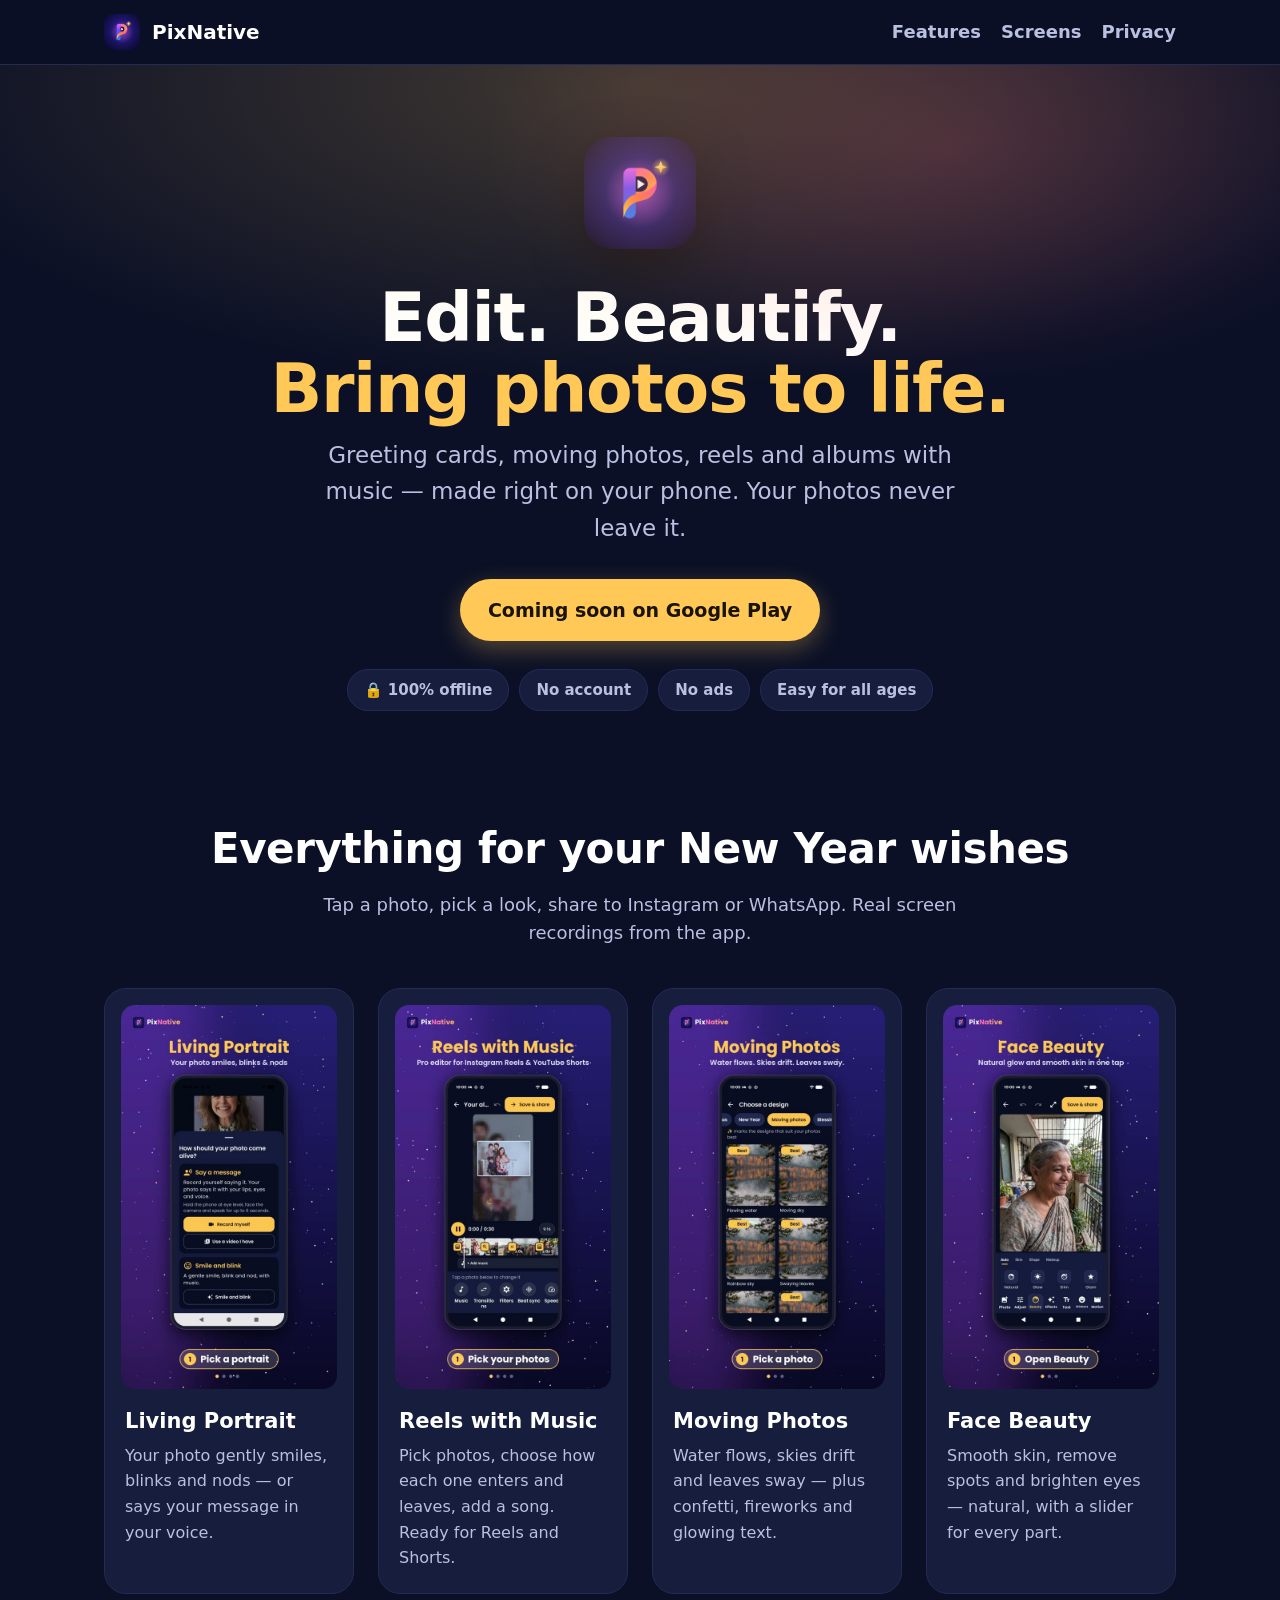
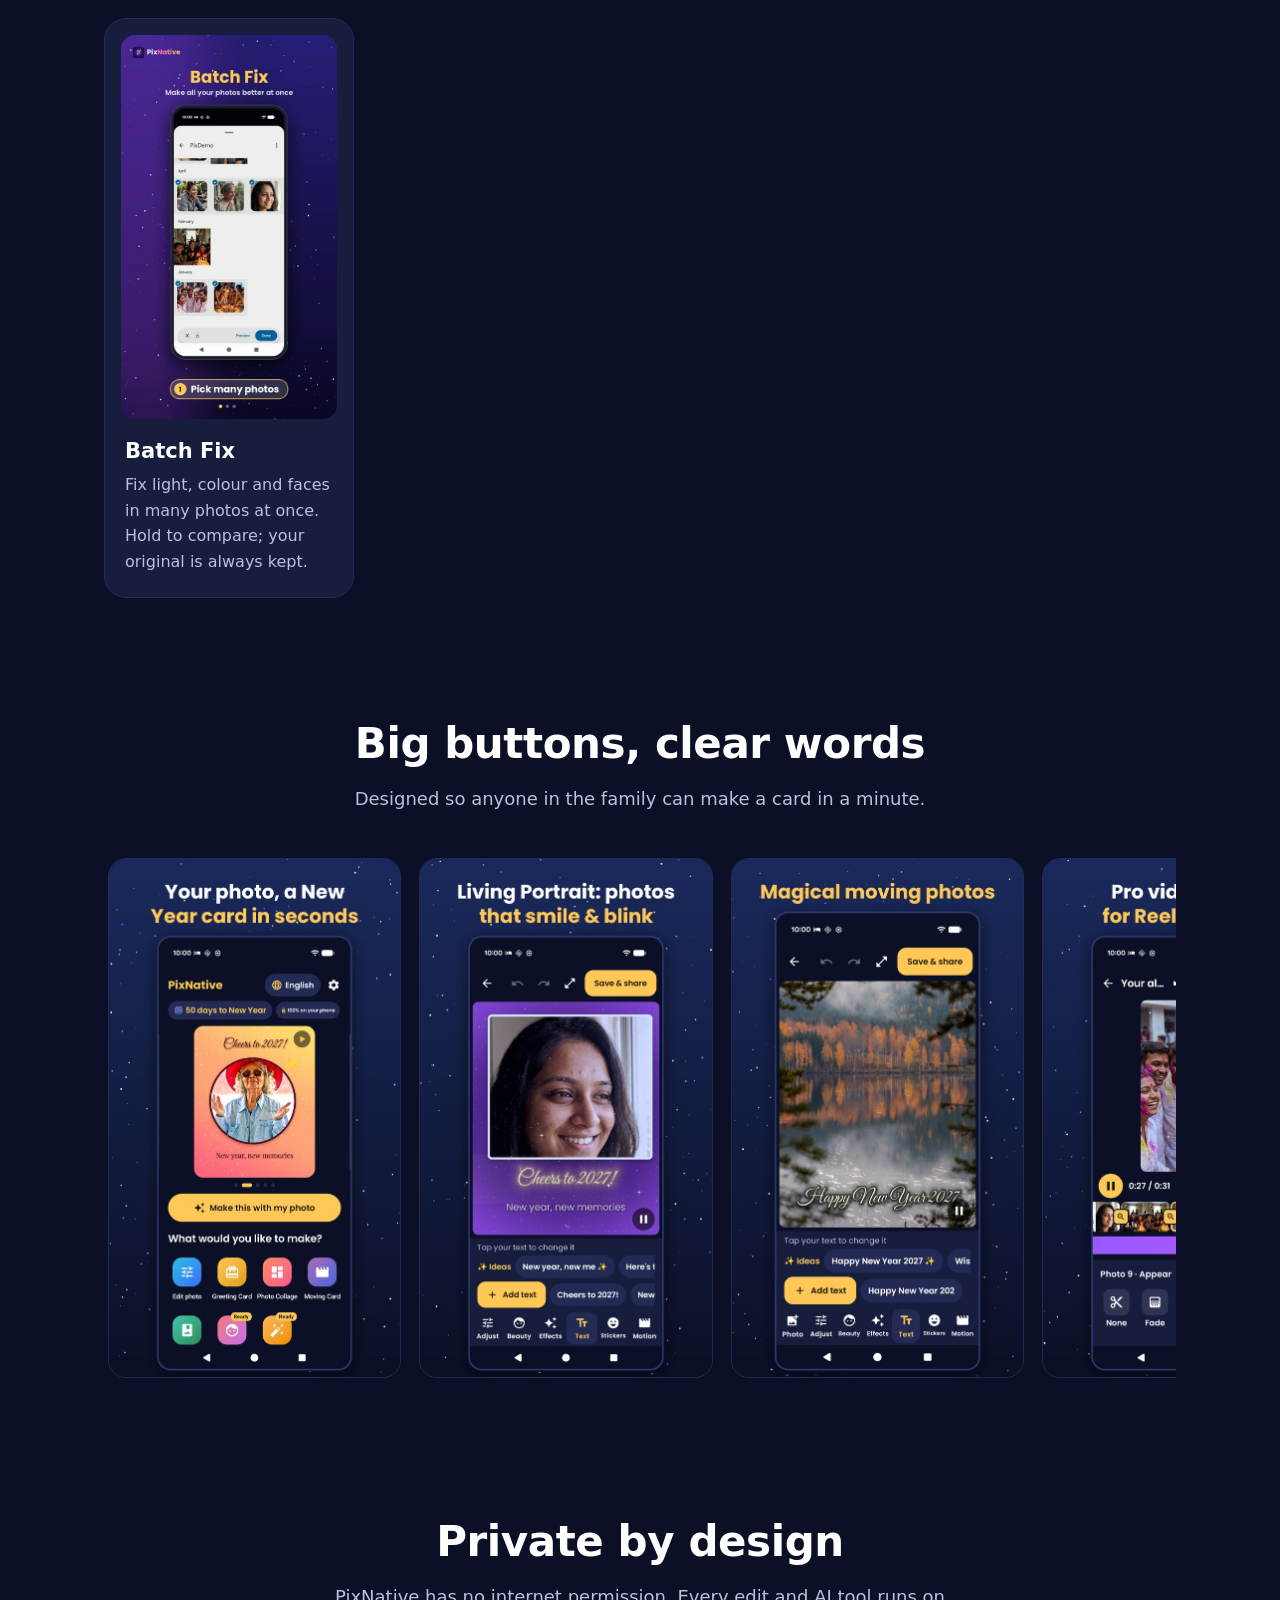
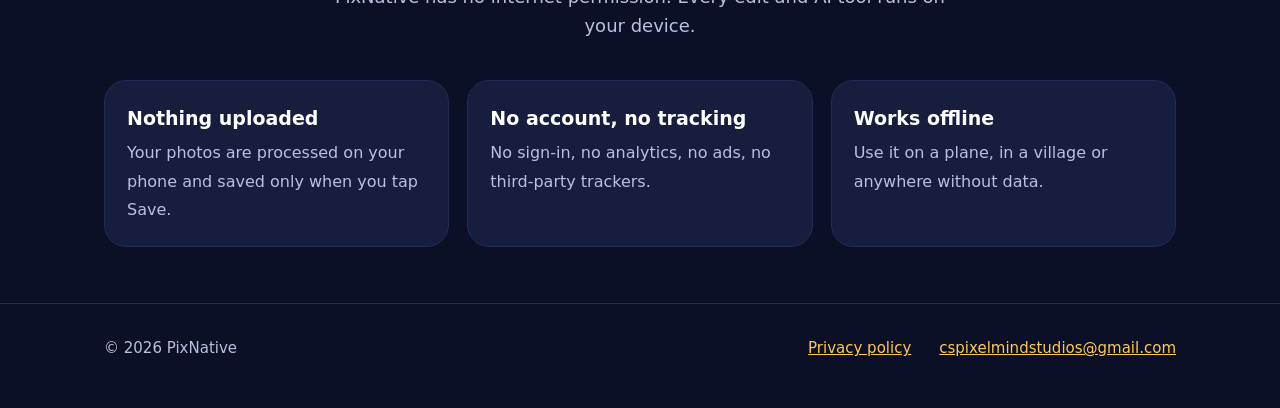
<file: index.html>
<!doctype html>
<html lang="en">
<head>
  <meta charset="utf-8">
  <meta name="viewport" content="width=device-width, initial-scale=1">
  <title>PixNative: Photo Edit &amp; Motion</title>
  <meta name="description" content="Beautify photos, make them move and create New Year cards. 100% offline: your photos never leave your phone.">
  <meta property="og:title" content="PixNative: Photo Edit &amp; Motion">
  <meta property="og:description" content="Beautify photos, make them move and create New Year cards. 100% offline.">
  <meta property="og:image" content="assets/feature_graphic.png">
  <meta name="theme-color" content="#0b1026">
  <link rel="icon" href="assets/icon.png">
  <link rel="stylesheet" href="style.css">
</head>
<body>
  <header class="top">
    <div class="wrap">
      <img src="assets/icon.png" alt="">
      <a class="brand" href="./">PixNative</a>
      <nav>
        <a class="hide-sm" href="#features">Features</a>
        <a class="hide-sm" href="#screens">Screens</a>
        <a href="privacy.html">Privacy</a>
      </nav>
    </div>
  </header>

  <main>
    <div class="hero">
      <div class="wrap">
        <img class="icon" src="assets/icon.png" alt="PixNative app icon">
        <h1>Edit. Beautify.<br><span>Bring photos to life.</span></h1>
        <p class="lead">Greeting cards, moving photos, reels and albums with music — made right on your phone. Your photos never leave it.</p>
        <span class="cta soon" id="play">Coming soon on Google Play</span>
        <div class="chips">
          <span class="chip">🔒 100% offline</span>
          <span class="chip">No account</span>
          <span class="chip">No ads</span>
          <span class="chip">Easy for all ages</span>
        </div>
      </div>
    </div>

    <section id="features">
      <div class="wrap">
        <h2>Everything for your New Year wishes</h2>
        <p class="sub">Tap a photo, pick a look, share to Instagram or WhatsApp. Real screen recordings from the app.</p>
        <div class="features">
          <div class="feature">
            <video src="assets/living.mp4" poster="assets/living.jpg" muted loop playsinline preload="none"></video>
            <h3>Living Portrait</h3>
            <p>Your photo gently smiles, blinks and nods — or says your message in your voice.</p>
          </div>
          <div class="feature">
            <video src="assets/reels.mp4" poster="assets/reels.jpg" muted loop playsinline preload="none"></video>
            <h3>Reels with Music</h3>
            <p>Pick photos, choose how each one enters and leaves, add a song. Ready for Reels and Shorts.</p>
          </div>
          <div class="feature">
            <video src="assets/motion.mp4" poster="assets/motion.jpg" muted loop playsinline preload="none"></video>
            <h3>Moving Photos</h3>
            <p>Water flows, skies drift and leaves sway — plus confetti, fireworks and glowing text.</p>
          </div>
          <div class="feature">
            <video src="assets/beauty.mp4" poster="assets/beauty.jpg" muted loop playsinline preload="none"></video>
            <h3>Face Beauty</h3>
            <p>Smooth skin, remove spots and brighten eyes — natural, with a slider for every part.</p>
          </div>
          <div class="feature">
            <video src="assets/batchfix.mp4" poster="assets/batchfix.jpg" muted loop playsinline preload="none"></video>
            <h3>Batch Fix</h3>
            <p>Fix light, colour and faces in many photos at once. Hold to compare; your original is always kept.</p>
          </div>
        </div>
      </div>
    </section>

    <section id="screens">
      <div class="wrap">
        <h2>Big buttons, clear words</h2>
        <p class="sub">Designed so anyone in the family can make a card in a minute.</p>
        <div class="shots">
          <!-- SHOTS -->
          <img src="assets/shot01.jpg" alt="PixNative screen 1" loading="lazy" width="585" height="1040">
          <img src="assets/shot02.jpg" alt="PixNative screen 2" loading="lazy" width="585" height="1040">
          <img src="assets/shot03.jpg" alt="PixNative screen 3" loading="lazy" width="585" height="1040">
          <img src="assets/shot04.jpg" alt="PixNative screen 4" loading="lazy" width="585" height="1040">
          <img src="assets/shot05.jpg" alt="PixNative screen 5" loading="lazy" width="585" height="1040">
          <img src="assets/shot06.jpg" alt="PixNative screen 6" loading="lazy" width="585" height="1040">
          <img src="assets/shot07.jpg" alt="PixNative screen 7" loading="lazy" width="585" height="1040">
          <img src="assets/shot08.jpg" alt="PixNative screen 8" loading="lazy" width="585" height="1040">
          <!-- /SHOTS -->
        </div>
      </div>
    </section>

    <section>
      <div class="wrap">
        <h2>Private by design</h2>
        <p class="sub">PixNative has no internet permission. Every edit and AI tool runs on your device.</p>
        <div class="private">
          <div><b>Nothing uploaded</b><span>Your photos are processed on your phone and saved only when you tap Save.</span></div>
          <div><b>No account, no tracking</b><span>No sign-in, no analytics, no ads, no third-party trackers.</span></div>
          <div><b>Works offline</b><span>Use it on a plane, in a village or anywhere without data.</span></div>
        </div>
      </div>
    </section>
  </main>

  <footer>
    <div class="wrap">
      <span class="grow">© 2026 PixNative</span>
      <a href="privacy.html">Privacy policy</a>
      <a href="mailto:cspixelmindstudios@gmail.com">cspixelmindstudios@gmail.com</a>
    </div>
  </footer>

  <script>
    // Play each clip only while it is on screen, to save data and battery.
    const io = new IntersectionObserver(es => es.forEach(e => {
      const v = e.target;
      if (e.isIntersecting) { v.preload = "auto"; v.play().catch(() => {}); } else v.pause();
    }), { threshold: 0.35 });
    document.querySelectorAll("video").forEach(v => io.observe(v));
  </script>
</body>
</html>
</file>
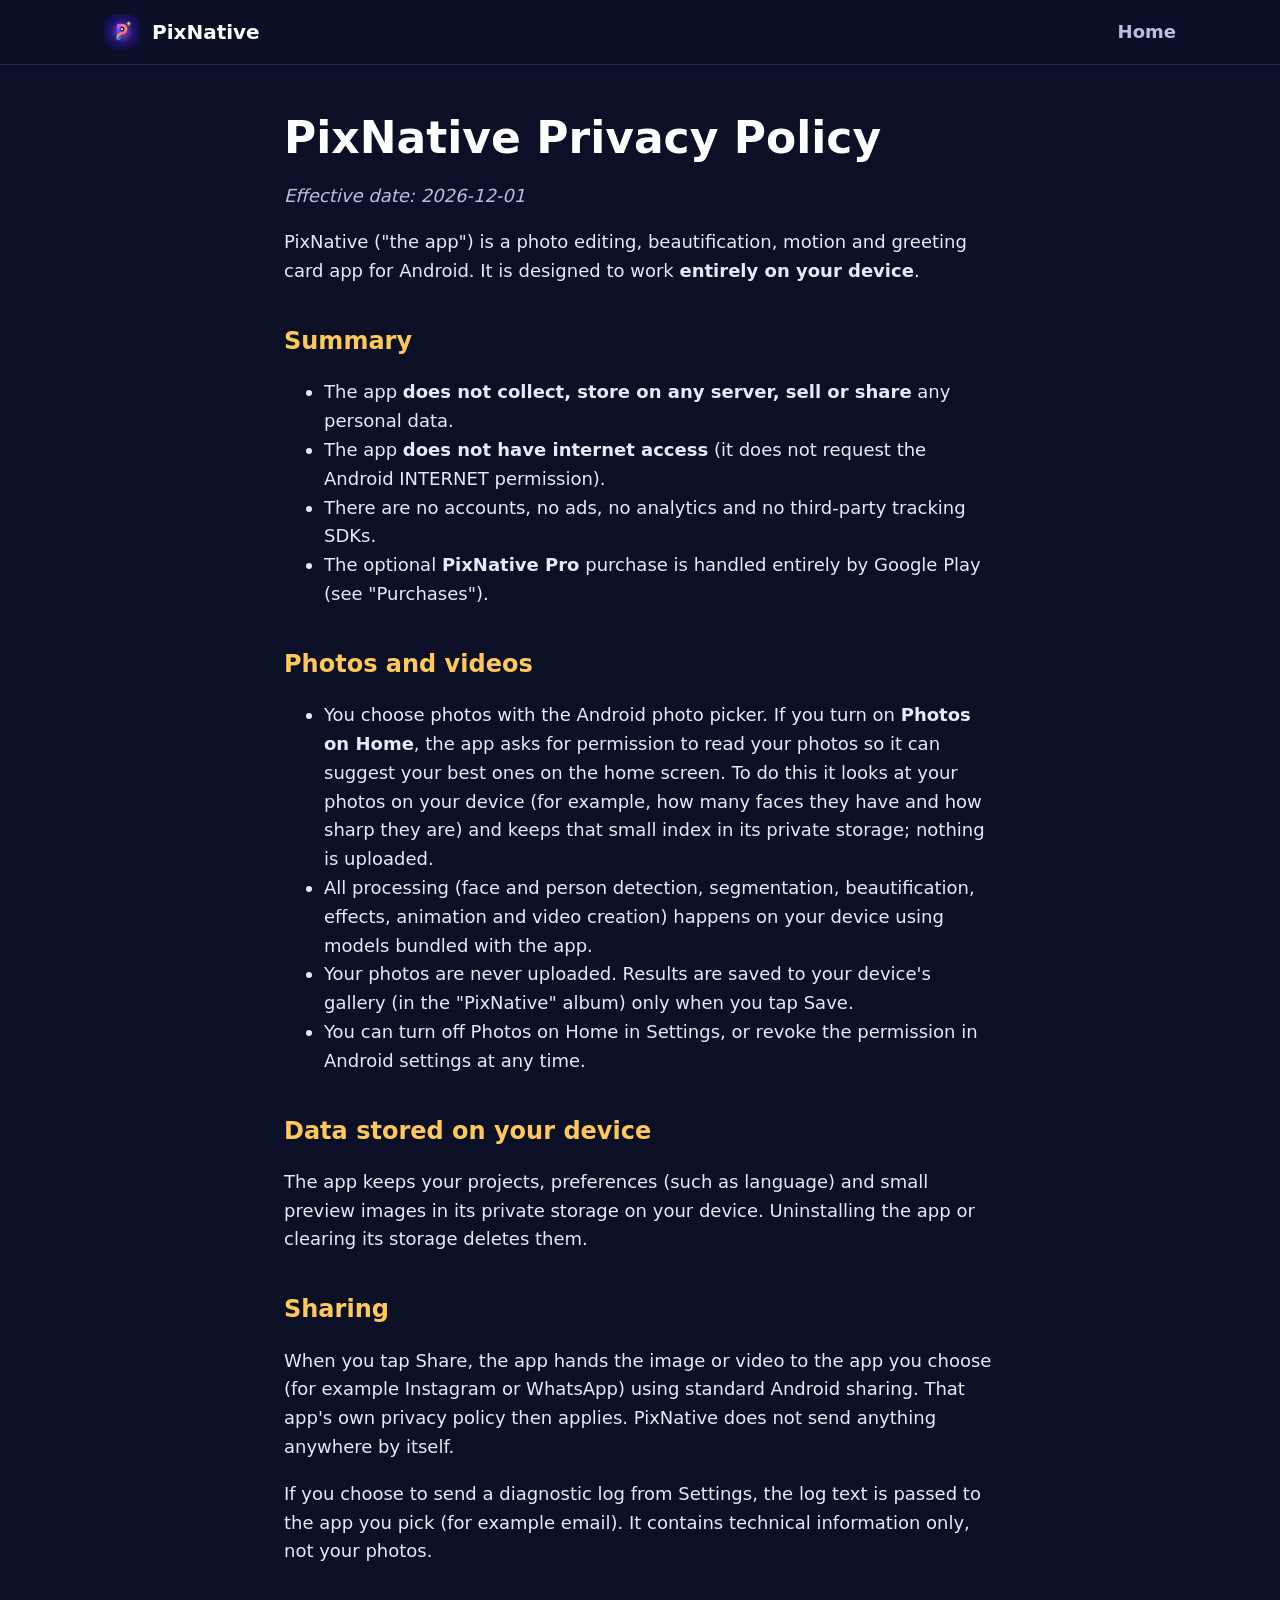
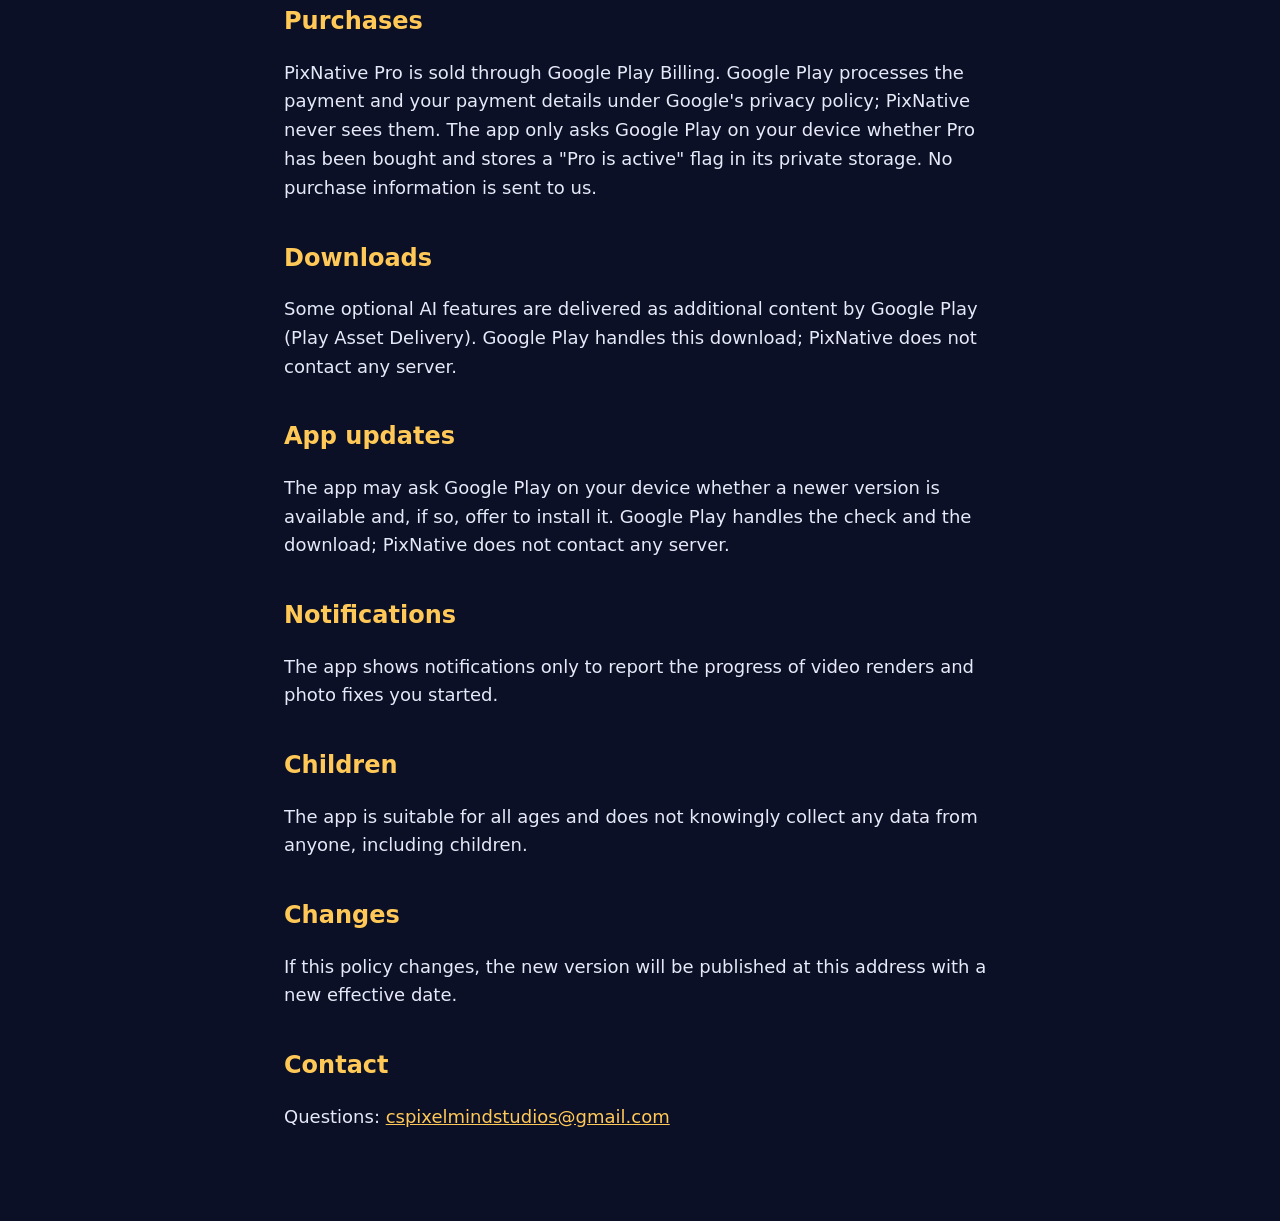
<file: privacy.html>
<!doctype html>
<html lang="en">
<head>
  <meta charset="utf-8">
  <meta name="viewport" content="width=device-width, initial-scale=1">
  <title>PixNative Privacy Policy</title>
  <meta name="theme-color" content="#0b1026">
  <link rel="icon" href="assets/icon.png">
  <link rel="stylesheet" href="style.css">
</head>
<body>
  <header class="top">
    <div class="wrap">
      <img src="assets/icon.png" alt="">
      <a class="brand" href="./">PixNative</a>
      <nav><a href="./">Home</a></nav>
    </div>
  </header>
  <main class="doc">
<h1>PixNative Privacy Policy</h1>
<p><em>Effective date: 2026-12-01</em></p>
<p>PixNative ("the app") is a photo editing, beautification, motion and greeting card app for Android. It is designed to work <strong>entirely on your device</strong>.</p>
<h2>Summary</h2>
<ul>
<li>The app <strong>does not collect, store on any server, sell or share</strong> any personal data.</li>
<li>The app <strong>does not have internet access</strong> (it does not request the Android INTERNET permission).</li>
<li>There are no accounts, no ads, no analytics and no third-party tracking SDKs.</li>
<li>The optional <strong>PixNative Pro</strong> purchase is handled entirely by Google Play (see "Purchases").</li>
</ul>
<h2>Photos and videos</h2>
<ul>
<li>You choose photos with the Android photo picker. If you turn on <strong>Photos on Home</strong>, the app asks for permission to read your photos so it can suggest your best ones on the home screen. To do this it looks at your photos on your device (for example, how many faces they have and how sharp they are) and keeps that small index in its private storage; nothing is uploaded.</li>
<li>All processing (face and person detection, segmentation, beautification, effects, animation and video creation) happens on your device using models bundled with the app.</li>
<li>Your photos are never uploaded. Results are saved to your device's gallery (in the "PixNative" album) only when you tap Save.</li>
<li>You can turn off Photos on Home in Settings, or revoke the permission in Android settings at any time.</li>
</ul>
<h2>Data stored on your device</h2>
<p>The app keeps your projects, preferences (such as language) and small preview images in its private storage on your device. Uninstalling the app or clearing its storage deletes them.</p>
<h2>Sharing</h2>
<p>When you tap Share, the app hands the image or video to the app you choose (for example Instagram or WhatsApp) using standard Android sharing. That app's own privacy policy then applies. PixNative does not send anything anywhere by itself.</p>
<p>If you choose to send a diagnostic log from Settings, the log text is passed to the app you pick (for example email). It contains technical information only, not your photos.</p>
<h2>Purchases</h2>
<p>PixNative Pro is sold through Google Play Billing. Google Play processes the payment and your payment details under Google's privacy policy; PixNative never sees them. The app only asks Google Play on your device whether Pro has been bought and stores a "Pro is active" flag in its private storage. No purchase information is sent to us.</p>
<h2>Downloads</h2>
<p>Some optional AI features are delivered as additional content by Google Play (Play Asset Delivery). Google Play handles this download; PixNative does not contact any server.</p>
<h2>App updates</h2>
<p>The app may ask Google Play on your device whether a newer version is available and, if so, offer to install it. Google Play handles the check and the download; PixNative does not contact any server.</p>
<h2>Notifications</h2>
<p>The app shows notifications only to report the progress of video renders and photo fixes you started.</p>
<h2>Children</h2>
<p>The app is suitable for all ages and does not knowingly collect any data from anyone, including children.</p>
<h2>Changes</h2>
<p>If this policy changes, the new version will be published at this address with a new effective date.</p>
<h2>Contact</h2>
<p>Questions: <a href="mailto:cspixelmindstudios@gmail.com">cspixelmindstudios@gmail.com</a></p>
  </main>
  <!-- Generated by tools/build_site.py from docs/release/PRIVACY_POLICY.md; edit that file, not this one. -->
</body>
</html>
</file>
<file: style.css>
:root {
  --night: #0b1026;
  --raised: #161d3d;
  --high: #232b55;
  --gold: #ffc857;
  --gold-deep: #e09f1f;
  --rose: #ff5a8a;
  --ink: #1a1300;
  --muted: #b9c0e0;
  --radius: 22px;
}

* { box-sizing: border-box; }

html { scroll-behavior: smooth; }

body {
  margin: 0;
  background: var(--night);
  color: #fff;
  font: 18px/1.6 system-ui, -apple-system, "Segoe UI", Roboto, "Noto Sans", sans-serif;
  -webkit-font-smoothing: antialiased;
}

a { color: var(--gold); }

.wrap { max-width: 1120px; margin: 0 auto; padding: 0 24px; }

header.top {
  position: sticky; top: 0; z-index: 10;
  background: rgba(11, 16, 38, .85);
  backdrop-filter: blur(12px);
  border-bottom: 1px solid var(--high);
}
header.top .wrap { display: flex; align-items: center; gap: 12px; height: 64px; }
header.top img { width: 36px; height: 36px; border-radius: 9px; }
header.top .brand { font-weight: 800; font-size: 20px; color: #fff; text-decoration: none; }
header.top nav { margin-left: auto; display: flex; gap: 20px; }
header.top nav a { color: var(--muted); text-decoration: none; font-weight: 600; }
header.top nav a:hover { color: #fff; }

.hero { padding: 72px 0 48px; text-align: center; position: relative; overflow: hidden; }
.hero::before {
  content: ""; position: absolute; inset: -40% -10% auto; height: 600px;
  background: radial-gradient(closest-side, rgba(255, 200, 87, .22), transparent),
              radial-gradient(closest-side at 70% 60%, rgba(255, 90, 138, .18), transparent);
  pointer-events: none;
}
.hero .icon { width: 112px; height: 112px; border-radius: 28px; box-shadow: 0 16px 48px rgba(0, 0, 0, .5); }
.hero h1 { font-size: clamp(40px, 7vw, 68px); line-height: 1.05; margin: 24px 0 12px; letter-spacing: -.02em; }
.hero h1 span { color: var(--gold); }
.hero p.lead { font-size: clamp(19px, 2.4vw, 23px); color: var(--muted); max-width: 680px; margin: 0 auto 32px; }

.cta { display: inline-flex; align-items: center; gap: 10px; padding: 16px 28px; border-radius: 999px;
  background: var(--gold); color: var(--ink); font-weight: 800; font-size: 19px; text-decoration: none;
  box-shadow: 0 8px 24px rgba(255, 200, 87, .3); }
.cta.soon { cursor: default; }
.chips { display: flex; flex-wrap: wrap; justify-content: center; gap: 10px; margin-top: 28px; }
.chip { padding: 8px 16px; border-radius: 999px; background: var(--raised); border: 1px solid var(--high);
  color: var(--muted); font-size: 15px; font-weight: 600; }

section { padding: 56px 0; }
section h2 { font-size: clamp(30px, 4.5vw, 42px); margin: 0 0 8px; text-align: center; letter-spacing: -.01em; }
section p.sub { text-align: center; color: var(--muted); margin: 0 auto 40px; max-width: 640px; }

.features { display: grid; grid-template-columns: repeat(auto-fit, minmax(240px, 1fr)); gap: 24px; }
.feature { background: var(--raised); border: 1px solid var(--high); border-radius: var(--radius); padding: 16px 16px 22px; }
.feature video { width: 100%; aspect-ratio: 9 / 16; border-radius: 14px; background: #000; display: block; object-fit: cover; }
.feature h3 { margin: 16px 4px 4px; font-size: 21px; }
.feature p { margin: 0 4px; color: var(--muted); font-size: 16px; }

.shots { display: flex; gap: 18px; overflow-x: auto; scroll-snap-type: x mandatory; padding: 4px 4px 18px; }
.shots img { height: 520px; width: auto; border-radius: 18px; scroll-snap-align: center; border: 1px solid var(--high); flex: none; }

.private { display: grid; grid-template-columns: repeat(auto-fit, minmax(220px, 1fr)); gap: 18px; }
.private div { background: var(--raised); border: 1px solid var(--high); border-radius: var(--radius); padding: 22px; }
.private b { display: block; font-size: 19px; margin-bottom: 4px; }
.private span { color: var(--muted); font-size: 16px; }

footer { border-top: 1px solid var(--high); padding: 32px 0 48px; color: var(--muted); font-size: 15px; }
footer .wrap { display: flex; flex-wrap: wrap; gap: 16px 28px; align-items: center; }
footer .grow { flex: 1; }

/* Privacy page */
.doc { max-width: 760px; margin: 0 auto; padding: 48px 24px 72px; }
.doc h1 { font-size: clamp(32px, 5vw, 44px); line-height: 1.15; margin: 0 0 8px; }
.doc h2 { font-size: 24px; margin: 36px 0 8px; color: var(--gold); text-align: left; }
.doc p, .doc li { color: #e6e9f7; }
.doc em { color: var(--muted); }

@media (max-width: 640px) {
  body { font-size: 17px; }
  header.top nav a.hide-sm { display: none; }
  .shots img { height: 420px; }
}

@media (prefers-reduced-motion: reduce) {
  html { scroll-behavior: auto; }
}
</file>
